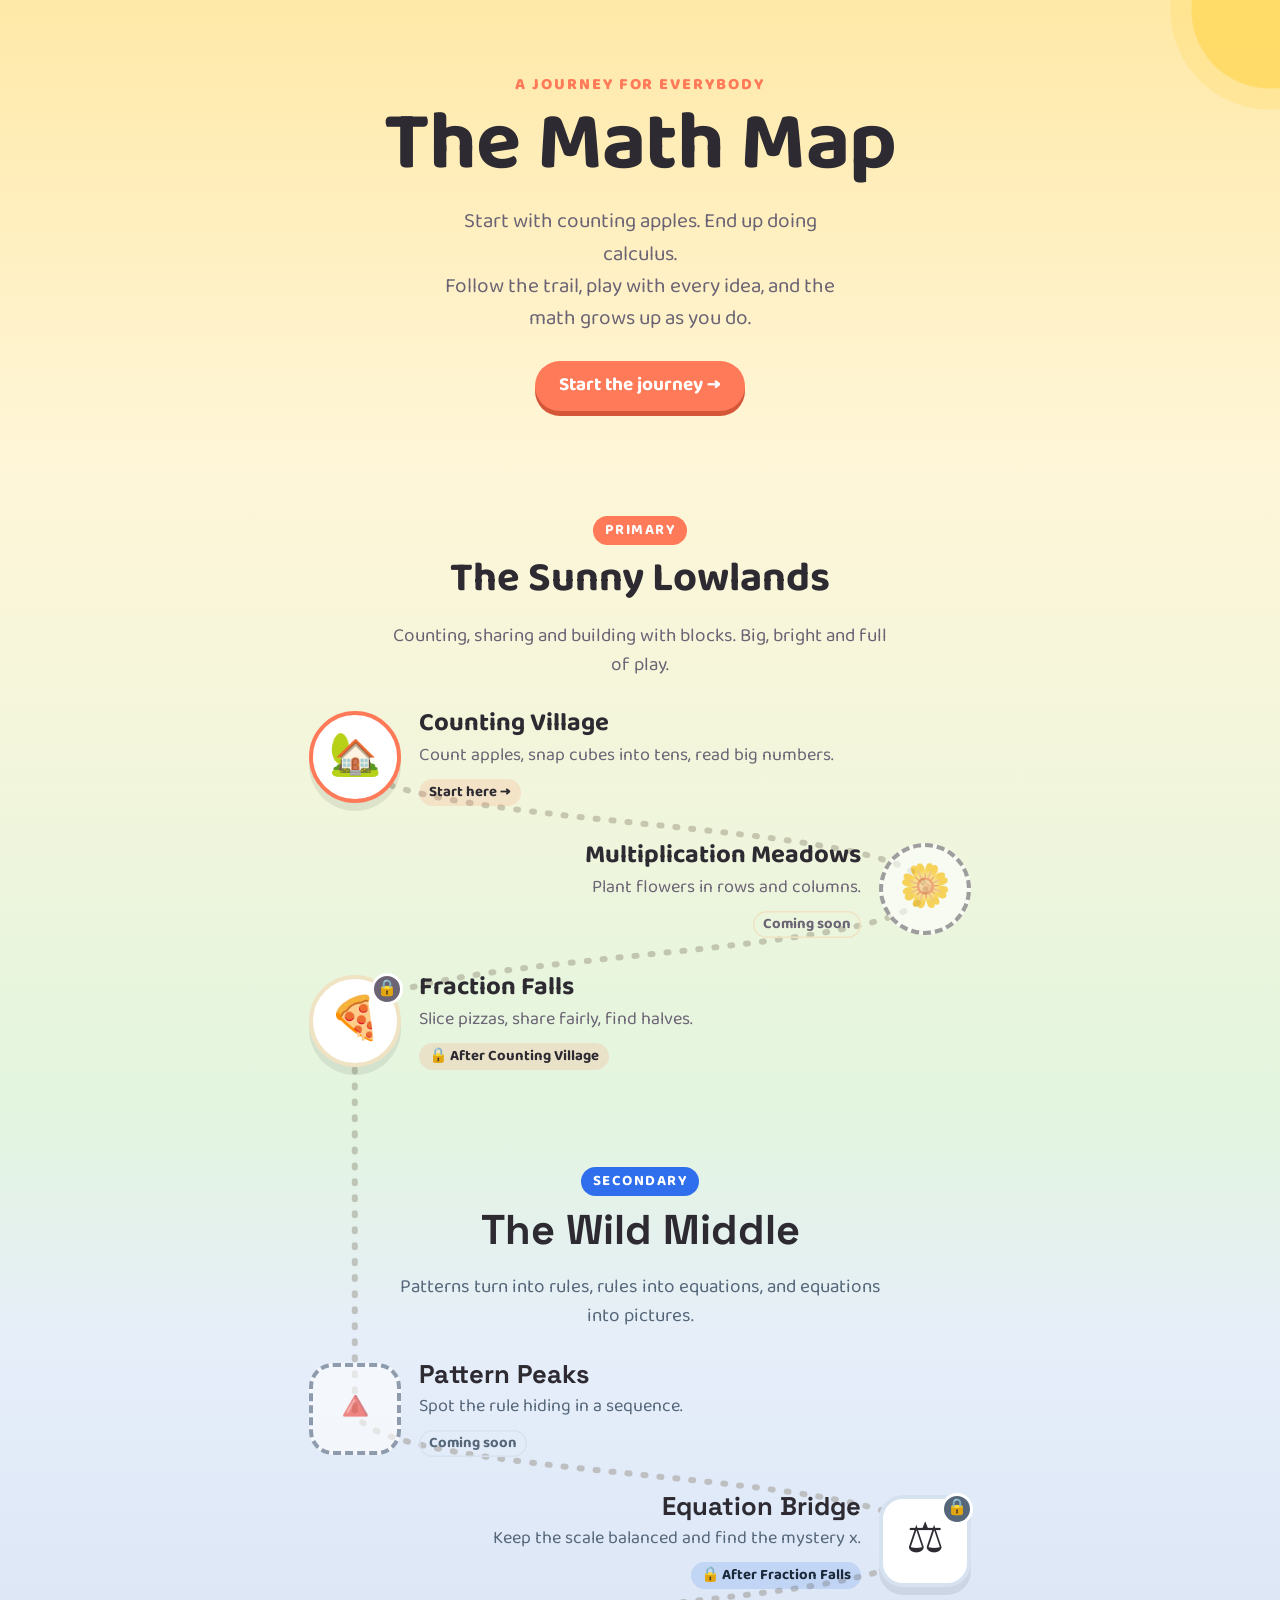
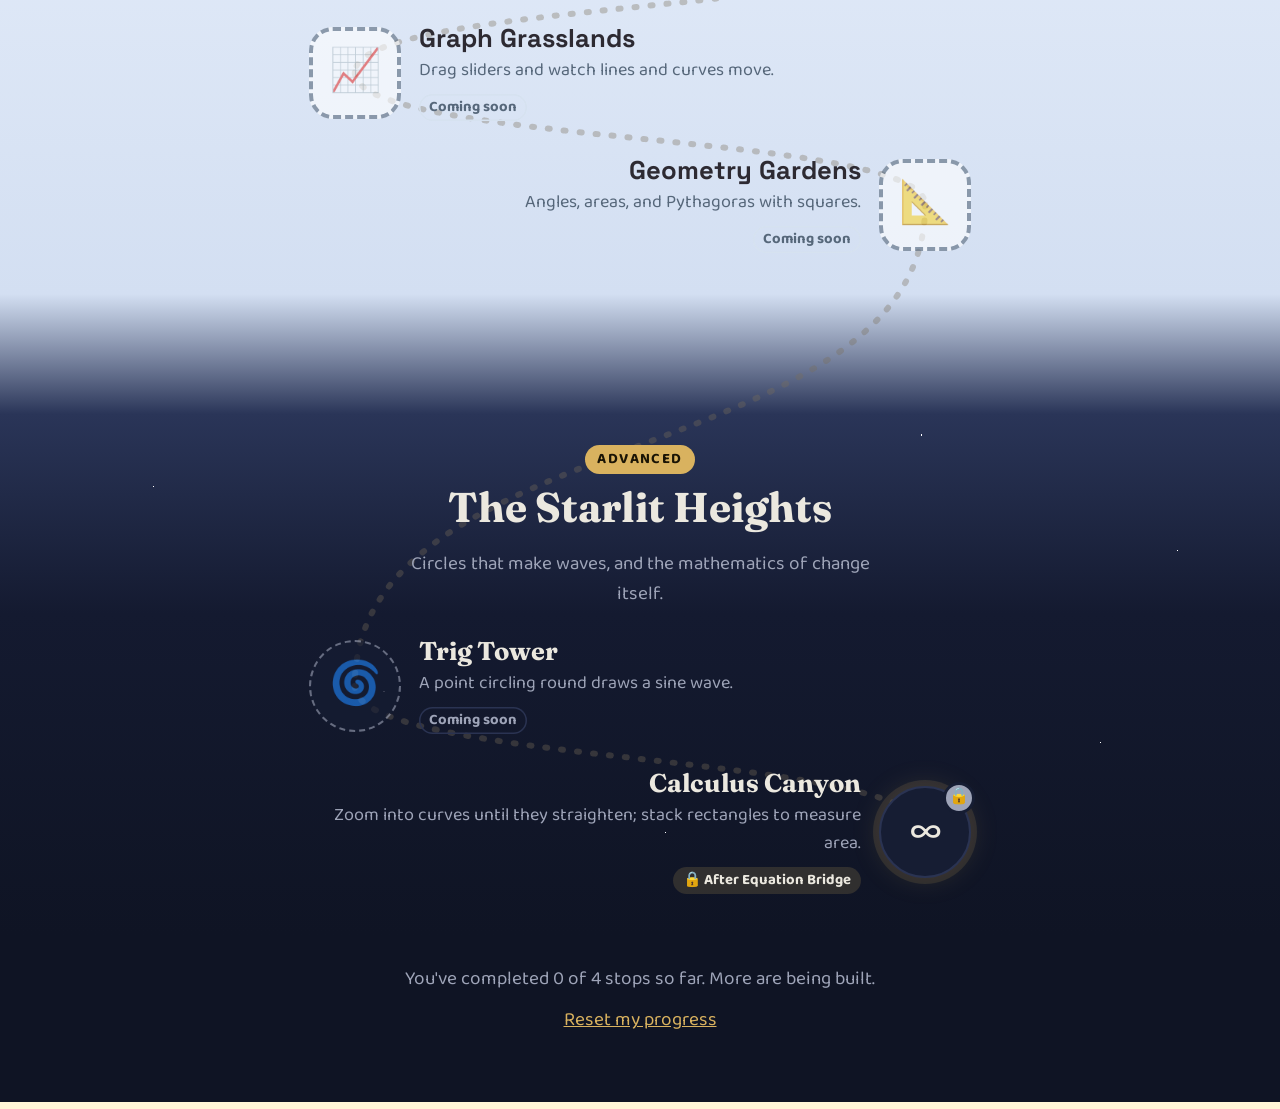
<file: index.html>
<!doctype html>
<html lang="en">
<head>
  <meta charset="utf-8">
  <meta name="viewport" content="width=device-width, initial-scale=1">
  <title>The Math Map</title>
  <meta name="description" content="A playful journey through math, from counting apples to calculus.">
  <link rel="preconnect" href="https://fonts.googleapis.com">
  <link rel="preconnect" href="https://fonts.gstatic.com" crossorigin>
  <link href="https://fonts.googleapis.com/css2?family=Baloo+2:wght@500;700;800&family=Fraunces:ital,opsz,wght@0,9..144,400;0,9..144,600;1,9..144,400&family=Inter:wght@400;600;700&family=Space+Grotesk:wght@500;700&display=swap" rel="stylesheet">
  <link rel="stylesheet" href="css/base.css">
  <link rel="stylesheet" href="css/map.css">
</head>
<body class="tier-primary map-page">

  <header class="hero">
    <div class="sun" aria-hidden="true"></div>
    <p class="hero-kicker">A journey for everybody</p>
    <h1>The Math Map</h1>
    <p class="hero-sub">Start with counting apples. End up doing calculus.<br>Follow the trail, play with every idea, and the math grows up as you do.</p>
    <a class="btn" id="continue" href="stops/counting.html">Start the journey ↓</a>
  </header>

  <main id="map" class="map">
    <svg id="trail" class="trail" aria-hidden="true"></svg>

    <section class="band tier-primary band-primary">
      <div class="band-head">
        <span class="band-tag">Primary</span>
        <h2>The Sunny Lowlands</h2>
        <p>Counting, sharing and building with blocks. Big, bright and full of play.</p>
      </div>
      <ol class="stops" data-tier="primary"></ol>
    </section>

    <section class="band tier-secondary band-secondary">
      <div class="band-head">
        <span class="band-tag">Secondary</span>
        <h2>The Wild Middle</h2>
        <p>Patterns turn into rules, rules into equations, and equations into pictures.</p>
      </div>
      <ol class="stops" data-tier="secondary"></ol>
    </section>

    <section class="band tier-advanced band-advanced">
      <div class="band-head">
        <span class="band-tag">Advanced</span>
        <h2>The Starlit Heights</h2>
        <p>Circles that make waves, and the mathematics of change itself.</p>
      </div>
      <ol class="stops" data-tier="advanced"></ol>
    </section>

    <footer class="map-foot tier-advanced">
      <p id="progressText"></p>
      <button class="link-btn" id="reset" type="button">Reset my progress</button>
    </footer>
  </main>

  <dialog id="skip" class="tier-secondary">
    <form method="dialog">
      <h3>Skip ahead?</h3>
      <p>This stop builds on the ones before it. If you already know the basics, jump right in.</p>
      <div class="controls">
        <a class="btn" id="skipGo" href="#">Take me there</a>
        <button class="btn ghost" value="cancel">Stay on the trail</button>
      </div>
    </form>
  </dialog>

  <script src="js/progress.js"></script>
  <script src="js/map.js"></script>
</body>
</html>
</file>
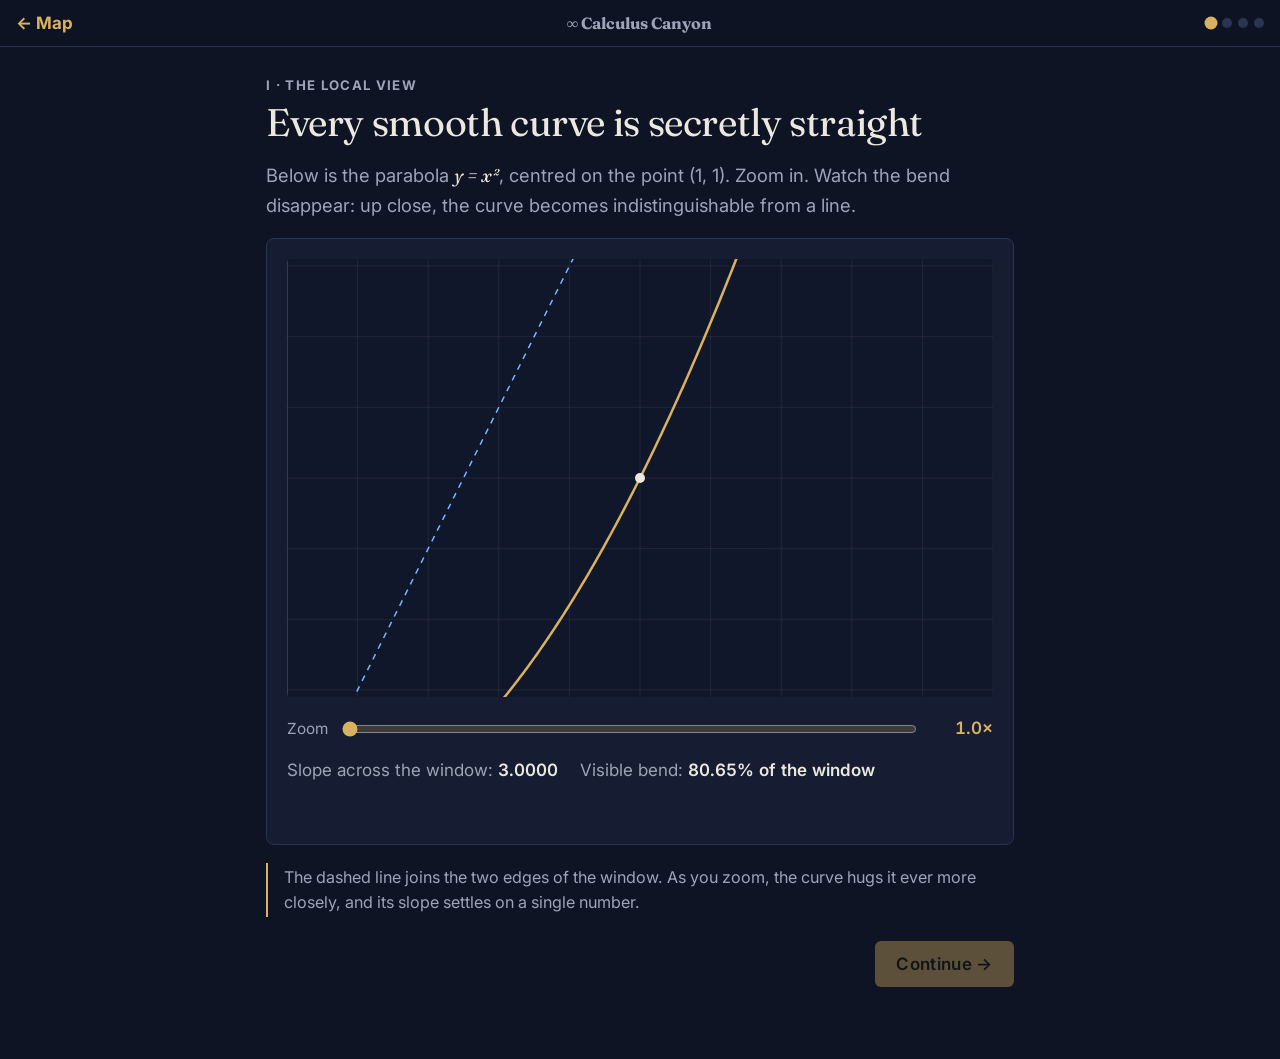
<file: stops/calculus.html>
<!doctype html>
<html lang="en">
<head>
  <meta charset="utf-8">
  <meta name="viewport" content="width=device-width, initial-scale=1">
  <title>Calculus Canyon · The Math Map</title>
  <link rel="preconnect" href="https://fonts.googleapis.com">
  <link rel="preconnect" href="https://fonts.gstatic.com" crossorigin>
  <link href="https://fonts.googleapis.com/css2?family=Fraunces:ital,opsz,wght@0,9..144,400;0,9..144,600;1,9..144,400&family=Inter:wght@400;600;700&display=swap" rel="stylesheet">
  <link rel="stylesheet" href="../css/base.css">
  <style>
    .step h2 { font-weight: 400; letter-spacing: -.01em; }
    .lead em, .m { font-family: 'Fraunces', Georgia, serif; font-style: italic; color: var(--ink); }
    .slider-row { display: grid; grid-template-columns: auto 1fr auto; align-items: center; gap: 12px; margin-top: 14px; }
    .slider-row label { color: var(--muted); font-size: .9em; }
    .slider-row output { font-variant-numeric: tabular-nums; min-width: 6ch; text-align: right; color: var(--accent); font-weight: 600; }
    .caption { font-size: .85em; color: var(--muted); margin: 8px 0 0; }
    .question { margin-top: 18px; padding-top: 16px; border-top: 1px solid var(--line); }
    .question p { margin-bottom: 6px; }
    .choice { font-family: 'Fraunces', Georgia, serif; font-style: italic; font-weight: 400; }
    .aside { border-left: 2px solid var(--accent); padding: 2px 0 2px 16px; color: var(--muted); font-size: .95em; }
    .canvas-gap { height: 12px; }
  </style>
</head>
<body class="tier-advanced">
  <header class="stop-top">
    <a class="back" href="../index.html">← Map</a>
    <span class="stop-title">∞ Calculus Canyon</span>
    <div class="dots" id="dots"></div>
  </header>

  <main class="stop">
    <section class="step" id="s1">
      <p class="step-kicker">I · The local view</p>
      <h2>Every smooth curve is secretly straight</h2>
      <p class="lead">Below is the parabola <em>y = x²</em>, centred on the point (1, 1). Zoom in. Watch the bend disappear: up close, the curve becomes indistinguishable from a line.</p>
      <div class="panel">
        <canvas id="c1" aria-label="Zoomable graph of y equals x squared"></canvas>
        <div class="slider-row">
          <label for="zoom">Zoom</label>
          <input class="range" id="zoom" type="range" min="0" max="300" value="0">
          <output id="zoomOut">1×</output>
        </div>
        <div class="readout">
          <span>Slope across the window: <b id="slope1"></b></span>
          <span>Visible bend: <b id="bend1"></b></span>
        </div>
        <p class="feedback" id="msg1"></p>
      </div>
      <p class="aside">The dashed line joins the two edges of the window. As you zoom, the curve hugs it ever more closely, and its slope settles on a single number.</p>
      <div class="step-actions"><button class="btn next" disabled>Continue →</button></div>
    </section>

    <section class="step" id="s2">
      <p class="step-kicker">II · The derivative</p>
      <h2>Slope, everywhere at once</h2>
      <p class="lead">That limiting slope is the <em>derivative</em>. Slide the point along the curve. Each slope you visit is recorded in the lower plot. Explore widely and a pattern will emerge.</p>
      <div class="panel">
        <canvas id="c2a" aria-label="Parabola with tangent line"></canvas>
        <div class="slider-row">
          <label for="aSlider"><span class="m">a</span></label>
          <input class="range" id="aSlider" type="range" min="-2.5" max="2.5" step="0.01" value="1">
          <output id="aOut">1.00</output>
        </div>
        <div class="canvas-gap"></div>
        <canvas id="c2b" aria-label="Plot of the slopes you have visited"></canvas>
        <p class="caption">Lower plot: the slope at <span class="m">a</span>, recorded as you explore.</p>
        <div class="readout"><span>Tangent slope at <span class="m">a</span>: <b id="slope2"></b></span><span>Explored: <b id="explored"></b></span></div>
        <div class="question" id="q2" hidden>
          <p>The recorded slopes fall on a straight line. What is the slope of <em>y = x²</em> at any point <span class="m">x</span>?</p>
          <div class="choices" id="q2choices"></div>
        </div>
        <p class="feedback" id="msg2"></p>
      </div>
      <div class="step-actions"><button class="btn next" disabled>Continue →</button></div>
    </section>

    <section class="step" id="s3">
      <p class="step-kicker">III · The integral</p>
      <h2>Area, by brute patience</h2>
      <p class="lead">How much area lies beneath <em>y = x²</em> between 0 and 1? No formula for a curved region, so approximate it with rectangles, then use more and thinner ones.</p>
      <div class="panel">
        <canvas id="c3" aria-label="Rectangles approximating the area under y equals x squared"></canvas>
        <div class="slider-row">
          <label for="nSlider">Rectangles</label>
          <input class="range" id="nSlider" type="range" min="1" max="200" value="4">
          <output id="nOut">4</output>
        </div>
        <div class="readout"><span>Total area of rectangles: <b id="sum3"></b></span></div>
        <div class="question" id="q3" hidden>
          <p>The total keeps creeping upward, ever more slowly. What value is it closing in on?</p>
          <div class="choices" id="q3choices"></div>
        </div>
        <p class="feedback" id="msg3"></p>
      </div>
      <div class="step-actions"><button class="btn next" disabled>Finish →</button></div>
    </section>

    <section class="step finish">
      <div class="medal">✦</div>
      <h2>You've reached the canyon floor</h2>
      <p>You have met both halves of calculus. Zooming in reveals the <em class="m">derivative</em>: the slope of x² is 2x. Slicing thinly reveals the <em class="m">integral</em>: the area under x² from 0 to 1 is ⅓.</p>
      <p>The Fundamental Theorem of Calculus says these two ideas undo each other. That's a story for a future stop.</p>
      <div class="controls center">
        <a class="btn" href="../index.html">Return to the map</a>
      </div>
    </section>
  </main>

  <script src="../js/progress.js"></script>
  <script src="../js/stop.js"></script>
  <script>
    const $ = id => document.getElementById(id);
    const css = name => getComputedStyle(document.body).getPropertyValue(name).trim();
    const f = x => x * x;

    function setup(canvas, aspect) {
      const dpr = window.devicePixelRatio || 1;
      const w = canvas.clientWidth || 600, h = Math.round(w * aspect);
      canvas.style.height = h + 'px';
      canvas.width = Math.round(w * dpr); canvas.height = Math.round(h * dpr);
      const ctx = canvas.getContext('2d');
      ctx.setTransform(dpr, 0, 0, dpr, 0, 0);
      return { ctx, w, h };
    }

    // Shared plotting helpers. view = { x0, x1, y0, y1 }.
    function plotter(canvas, aspect, view) {
      const { ctx, w, h } = setup(canvas, aspect);
      const X = x => (x - view.x0) / (view.x1 - view.x0) * w;
      const Y = y => h - (y - view.y0) / (view.y1 - view.y0) * h;
      ctx.clearRect(0, 0, w, h);
      return { ctx, w, h, X, Y };
    }

    function niceStep(span) {
      const raw = span / 6, p = Math.pow(10, Math.floor(Math.log10(raw))), m = raw / p;
      return p * (m < 1.5 ? 1 : m < 3.5 ? 2 : m < 7.5 ? 5 : 10);
    }

    function grid(P, view) {
      const { ctx, w, h, X, Y } = P;
      ctx.lineWidth = 1;
      [[view.x0, view.x1, true], [view.y0, view.y1, false]].forEach(([a, b, vertical]) => {
        const st = niceStep(b - a);
        for (let v = Math.ceil(a / st) * st; v <= b; v += st) {
          const isAxis = Math.abs(v) < st / 1e6;
          ctx.strokeStyle = isAxis ? 'rgba(235,232,223,.35)' : 'rgba(235,232,223,.07)';
          ctx.beginPath();
          if (vertical) { ctx.moveTo(X(v), 0); ctx.lineTo(X(v), h); } else { ctx.moveTo(0, Y(v)); ctx.lineTo(w, Y(v)); }
          ctx.stroke();
        }
      });
    }

    function curve(P, view, color, width = 2.5) {
      const { ctx, w, X, Y } = P;
      ctx.strokeStyle = color; ctx.lineWidth = width; ctx.beginPath();
      for (let i = 0; i <= 400; i++) {
        const x = view.x0 + (view.x1 - view.x0) * i / 400;
        i ? ctx.lineTo(X(x), Y(f(x))) : ctx.moveTo(X(x), Y(f(x)));
      }
      ctx.stroke();
    }

    function dot(P, x, y, color, r = 5) {
      P.ctx.fillStyle = color; P.ctx.beginPath(); P.ctx.arc(P.X(x), P.Y(y), r, 0, Math.PI * 2); P.ctx.fill();
    }

    // ---------- I: zoom ----------
    let unlocked1 = false;
    function draw1() {
      const z = Math.pow(10, $('zoom').value / 100);
      const c = $('c1'), aspect = 0.62;
      const hw = 1 / z, hh = hw * aspect;
      const view = { x0: 1 - hw, x1: 1 + hw, y0: 1 - hh, y1: 1 + hh };
      const P = plotter(c, aspect, view);
      grid(P, view);
      // chord across the window
      P.ctx.setLineDash([6, 6]); P.ctx.strokeStyle = css('--accent-2'); P.ctx.lineWidth = 1.5;
      P.ctx.beginPath(); P.ctx.moveTo(P.X(view.x0), P.Y(f(view.x0))); P.ctx.lineTo(P.X(view.x1), P.Y(f(view.x1))); P.ctx.stroke();
      P.ctx.setLineDash([]);
      curve(P, view, css('--accent'));
      dot(P, 1, 1, css('--ink'));

      $('zoomOut').textContent = (z < 10 ? z.toFixed(1) : Math.round(z)) + '×';
      $('slope1').textContent = ((f(1 + hw) - f(1)) / hw).toFixed(4);
      // Max gap between the parabola and the chord is hw², relative to the window's height.
      $('bend1').textContent = (100 * hw * hw / (2 * hh)).toFixed(2) + '% of the window';
      if (z >= 100 && !unlocked1) {
        unlocked1 = true;
        Stop.say($('msg1'), 'At this magnification the curve is, for all practical purposes, a straight line of slope 2.', 'good');
        Stop.unlock($('s1'));
      }
    }
    $('zoom').addEventListener('input', draw1);

    // ---------- II: tangent & derivative ----------
    const visited = new Map(); // bucket -> a
    let q2shown = false;
    function draw2() {
      const a = +$('aSlider').value;
      $('aOut').textContent = a.toFixed(2);
      $('slope2').textContent = (2 * a).toFixed(2);
      visited.set(Math.round(a * 2), a);
      visited.set('a' + a.toFixed(2), a);

      const viewA = { x0: -3, x1: 3, y0: -2, y1: 8 };
      const P = plotter($('c2a'), 0.58, viewA);
      grid(P, viewA);
      // tangent line
      P.ctx.strokeStyle = css('--accent-2'); P.ctx.lineWidth = 2;
      P.ctx.beginPath(); P.ctx.moveTo(P.X(-3), P.Y(f(a) + 2 * a * (-3 - a))); P.ctx.lineTo(P.X(3), P.Y(f(a) + 2 * a * (3 - a))); P.ctx.stroke();
      curve(P, viewA, css('--accent'));
      dot(P, a, f(a), css('--ink'), 6);

      const viewB = { x0: -3, x1: 3, y0: -6, y1: 6 };
      const Q = plotter($('c2b'), 0.42, viewB);
      grid(Q, viewB);
      visited.forEach((v, k) => { if (typeof k === 'string') dot(Q, v, 2 * v, css('--accent-3'), 3); });
      dot(Q, a, 2 * a, css('--ink'), 6);

      const buckets = [...visited.keys()].filter(k => typeof k === 'number').length;
      $('explored').textContent = `${Math.min(buckets, 7)} / 7 regions`;
      if (buckets >= 7 && !q2shown) {
        q2shown = true;
        $('q2').hidden = false;
        askChoices($('q2choices'), ['x²', '2x', 'x / 2', '2'], '2x', $('msg2'), $('s2'),
          'Exactly. The derivative of x² is 2x: at x = 3 the curve climbs 6 units per unit of run.',
          'Check it against the readout: at a = 1.5, the slope shows 3.00.');
      }
    }
    $('aSlider').addEventListener('input', draw2);

    // ---------- III: Riemann sums ----------
    let q3shown = false;
    function draw3() {
      const n = +$('nSlider').value;
      $('nOut').textContent = n;
      const view = { x0: -0.08, x1: 1.12, y0: -0.08, y1: 1.12 };
      const P = plotter($('c3'), 0.62, view);
      grid(P, view);
      let sum = 0;
      const dx = 1 / n;
      P.ctx.fillStyle = 'rgba(217,178,95,.28)';
      P.ctx.strokeStyle = 'rgba(217,178,95,.85)';
      P.ctx.lineWidth = n > 60 ? 0.5 : 1;
      for (let i = 0; i < n; i++) {
        const x = i * dx, hgt = f(x);
        sum += hgt * dx;
        const px = P.X(x), py = P.Y(hgt), pw = P.X(x + dx) - px, ph = P.Y(0) - py;
        P.ctx.fillRect(px, py, pw, ph);
        if (n <= 120) P.ctx.strokeRect(px, py, pw, ph);
      }
      curve(P, { x0: -0.05, x1: 1.1 }, css('--ink'), 2);
      $('sum3').textContent = sum.toFixed(5);
      if (n >= 40 && !q3shown) {
        q3shown = true;
        $('q3').hidden = false;
        askChoices($('q3choices'), ['1/2', '1/3', '1/4', '3/10'], '1/3', $('msg3'), $('s3'),
          'Yes: 0.3333… The area under x² from 0 to 1 is exactly ⅓. With infinitely many rectangles, the approximation becomes exact. That limit is the integral.',
          'Push the slider further and watch which digits settle.');
      }
    }
    $('nSlider').addEventListener('input', draw3);

    function askChoices(host, options, right, msgEl, section, yes, no) {
      host.innerHTML = '';
      Stop.shuffle(options).forEach(opt => {
        const b = document.createElement('button');
        b.type = 'button'; b.className = 'choice'; b.textContent = opt;
        b.addEventListener('click', () => {
          if (opt === right) {
            b.classList.add('right');
            host.querySelectorAll('button').forEach(x => x.disabled = true);
            Stop.say(msgEl, yes, 'good');
            Stop.unlock(section);
          } else {
            b.classList.remove('wrong'); void b.offsetWidth; b.classList.add('wrong');
            Stop.say(msgEl, no, 'bad');
          }
        });
        host.appendChild(b);
      });
    }

    // Canvases need a visible width, so draw when each step appears and on resize.
    $('s1').addEventListener('enter', draw1);
    $('s2').addEventListener('enter', draw2);
    $('s3').addEventListener('enter', draw3);
    let resizeTimer;
    window.addEventListener('resize', () => {
      clearTimeout(resizeTimer);
      resizeTimer = setTimeout(() => {
        const vis = document.querySelector('.step:not([hidden])');
        ({ s1: draw1, s2: draw2, s3: draw3 })[vis && vis.id]?.();
      }, 120);
    });

    Stop.init('calculus');
  </script>
</body>
</html>
</file>
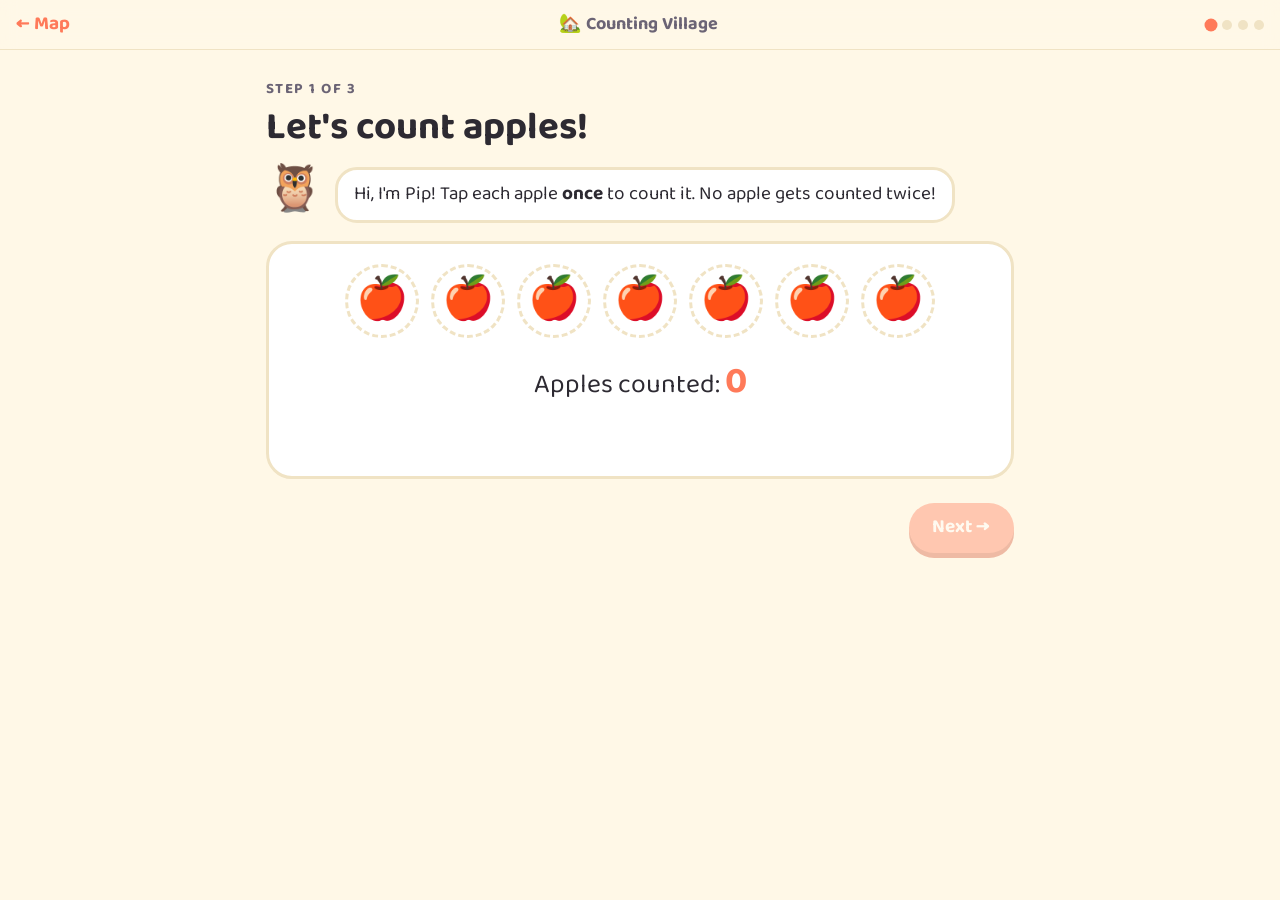
<file: stops/counting.html>
<!doctype html>
<html lang="en">
<head>
  <meta charset="utf-8">
  <meta name="viewport" content="width=device-width, initial-scale=1">
  <title>Counting Village · The Math Map</title>
  <link rel="preconnect" href="https://fonts.googleapis.com">
  <link rel="preconnect" href="https://fonts.gstatic.com" crossorigin>
  <link href="https://fonts.googleapis.com/css2?family=Baloo+2:wght@500;700;800&display=swap" rel="stylesheet">
  <link rel="stylesheet" href="../css/base.css">
  <style>
    .apples { display: flex; flex-wrap: wrap; gap: 12px; justify-content: center; }
    .apple {
      position: relative; width: 74px; height: 74px; border-radius: 50%; cursor: pointer;
      border: 3px dashed var(--line); background: #fff; font-size: 42px; display: grid; place-items: center;
      transition: transform .15s, background .15s;
    }
    .apple:hover { transform: scale(1.08) rotate(-5deg); }
    .apple.counted { border-style: solid; border-color: var(--accent-2); background: #eafaf1; }
    .apple .tag {
      position: absolute; top: -8px; right: -8px; min-width: 30px; height: 30px; border-radius: 15px;
      background: var(--accent-2); color: #fff; font-size: 17px; font-weight: 800; display: none; place-items: center;
    }
    .apple.counted .tag { display: grid; animation: pop .35s ease both; }
    .big-count { text-align: center; font-size: 1.4em; margin: 16px 0 0; }
    .big-count b { font-size: 1.4em; color: var(--accent); }

    .target { text-align: center; font-size: 1.3em; margin: 0 0 12px; }
    .target b { display: inline-block; min-width: 2.2ch; padding: 0 .3em; border-radius: 12px; background: var(--accent-3); }
    .blocks {
      display: flex; gap: 22px; align-items: flex-end; justify-content: center; flex-wrap: wrap;
      min-height: 190px; padding: 14px; border-radius: 18px; background: #fffdf6; border: 3px solid var(--line);
    }
    .blocks.small { min-height: 0; }
    .rods { display: flex; gap: 6px; flex-wrap: wrap; justify-content: center; }
    .rod { display: grid; grid-template-rows: repeat(10, 14px); gap: 2px; padding: 3px; border-radius: 6px; background: #2b6fd6; }
    .rod i { display: block; width: 16px; border-radius: 2px; background: #6aa7ff; }
    .rod.new { animation: pop .45s ease both; }
    .ones { display: grid; grid-template-columns: repeat(5, 22px); gap: 5px; align-content: end; }
    .cube { display: block; width: 22px; height: 22px; border-radius: 5px; background: #ff8a3d; box-shadow: inset 0 -4px 0 #d9661d; }
    .cube.new { animation: pop .3s ease both; }
    .empty-hint { color: var(--muted); align-self: center; }
    .numline { display: flex; justify-content: center; gap: 2px; margin-top: 14px; font-size: 68px; font-weight: 800; line-height: 1; }
    .numline .t { color: #2b6fd6; } .numline .o { color: #ff8a3d; }
    .legend { display: flex; justify-content: center; gap: 26px; font-weight: 700; color: var(--muted); }
    .legend .t::before, .legend .o::before { content: ''; display: inline-block; width: 12px; height: 12px; border-radius: 3px; margin-right: 6px; }
    .legend .t::before { background: #2b6fd6; } .legend .o::before { background: #ff8a3d; }
    .round-label { text-align: center; color: var(--muted); font-weight: 700; margin: 0 0 8px; }
  </style>
</head>
<body class="tier-primary">
  <header class="stop-top">
    <a class="back" href="../index.html">← Map</a>
    <span class="stop-title">🏡 Counting Village</span>
    <div class="dots" id="dots"></div>
  </header>

  <main class="stop">
    <!-- Step 1: one-to-one counting -->
    <section class="step" id="s1">
      <p class="step-kicker">Step 1 of 3</p>
      <h2>Let's count apples!</h2>
      <div class="mascot"><span class="face">🦉</span><p class="bubble">Hi, I'm Pip! Tap each apple <b>once</b> to count it. No apple gets counted twice!</p></div>
      <div class="panel">
        <div class="apples" id="apples"></div>
        <p class="big-count">Apples counted: <b id="appleCount">0</b></p>
        <p class="feedback" id="appleMsg"></p>
      </div>
      <div class="step-actions"><button class="btn next" disabled>Next →</button></div>
    </section>

    <!-- Step 2: grouping in tens -->
    <section class="step" id="s2">
      <p class="step-kicker">Step 2 of 3</p>
      <h2>Too many? Make tens!</h2>
      <div class="mascot"><span class="face">🦉</span><p class="bubble">Counting one by one gets slow. When you have <b>10 cubes</b>, they snap into a <b>rod</b>. One rod = 10!</p></div>
      <div class="panel">
        <p class="target">Can you make <b id="target">13</b>?</p>
        <div class="blocks" id="builder"><div class="rods" id="rods"></div><div class="ones" id="ones"></div></div>
        <div class="numline" aria-live="polite"><span class="t" id="dT">0</span><span class="o" id="dO">0</span></div>
        <div class="legend"><span class="t">tens</span><span class="o">ones</span></div>
        <div class="controls center">
          <button class="btn" id="add1" type="button">+1 cube</button>
          <button class="btn" id="add10" type="button">+1 rod</button>
          <button class="btn ghost" id="sub1" type="button">−1 cube</button>
          <button class="btn ghost" id="clear" type="button">Start over</button>
        </div>
        <p class="feedback" id="tenMsg"></p>
      </div>
      <div class="step-actions"><button class="btn next" disabled>Next →</button></div>
    </section>

    <!-- Step 3: read the number -->
    <section class="step" id="s3">
      <p class="step-kicker">Step 3 of 3</p>
      <h2>What number is this?</h2>
      <div class="mascot"><span class="face">🦉</span><p class="bubble">Count the rods first (each is 10), then add the loose cubes.</p></div>
      <div class="panel">
        <p class="round-label" id="roundLabel"></p>
        <div class="blocks small" id="quizBlocks"></div>
        <div class="choices" id="quizChoices"></div>
        <p class="feedback" id="quizMsg"></p>
      </div>
      <div class="step-actions"><button class="btn next" disabled>Finish →</button></div>
    </section>

    <section class="step finish">
      <div class="medal">🏅</div>
      <h2>Counting Village complete!</h2>
      <p>You counted carefully, grouped cubes into tens, and read big numbers like a pro. Pip is very proud of you!</p>
      <div class="controls center">
        <a class="btn" href="fractions.html">Next stop: Fraction Falls 🍕</a>
        <a class="btn ghost" href="../index.html">Back to the map</a>
      </div>
    </section>
  </main>

  <script src="../js/progress.js"></script>
  <script src="../js/stop.js"></script>
  <script>
    const $ = id => document.getElementById(id);

    // ---------- Step 1 ----------
    const TOTAL = 7;
    let counted = 0;
    for (let i = 0; i < TOTAL; i++) {
      const b = document.createElement('button');
      b.type = 'button'; b.className = 'apple'; b.setAttribute('aria-label', 'Apple');
      b.innerHTML = '<span aria-hidden="true">🍎</span><span class="tag"></span>';
      b.addEventListener('click', () => {
        if (b.classList.contains('counted')) { Stop.say($('appleMsg'), 'That one is already counted!', 'bad'); return; }
        counted++;
        b.classList.add('counted');
        b.querySelector('.tag').textContent = counted;
        $('appleCount').textContent = counted;
        if (counted === TOTAL) { Stop.say($('appleMsg'), 'You counted 7 apples! 🎉 The last number you say is how many there are.', 'good'); Stop.unlock($('s1')); }
        else Stop.say($('appleMsg'), '');
      });
      $('apples').appendChild(b);
    }

    // ---------- Step 2 ----------
    const blocksHTML = (t, o) =>
      '<div class="rods">' + ('<div class="rod">' + '<i></i>'.repeat(10) + '</div>').repeat(t) + '</div>' +
      '<div class="ones">' + '<i class="cube"></i>'.repeat(o) + '</div>';

    const targets = [13, 31, 40];
    let n = 0, ti = 0, lastTens = 0, lastOnes = 0;

    function renderBuilder() {
      const t = Math.floor(n / 10), o = n % 10;
      $('rods').innerHTML = Array.from({ length: t }, (_, i) =>
        `<div class="rod${i >= lastTens ? ' new' : ''}">${'<i></i>'.repeat(10)}</div>`).join('');
      $('ones').innerHTML = Array.from({ length: o }, (_, i) =>
        `<i class="cube${t === lastTens && i >= lastOnes ? ' new' : ''}"></i>`).join('');
      $('dT').textContent = t; $('dO').textContent = o;
      lastTens = t; lastOnes = o;
    }

    function checkTarget() {
      if (ti >= targets.length || n !== targets[ti]) return;
      const t = Math.floor(n / 10), o = n % 10;
      ti++;
      if (ti < targets.length) {
        Stop.say($('tenMsg'), `Yes! ${n} is ${t} tens and ${o} ones. Now try ${targets[ti]}!`, 'good');
        $('target').textContent = targets[ti];
      } else {
        Stop.say($('tenMsg'), `Brilliant! ${n} is ${t} rods and zero loose cubes. That zero matters!`, 'good');
        $('target').textContent = '✓';
        Stop.unlock($('s2'));
      }
    }

    $('add1').addEventListener('click', () => {
      if (n >= 99) return Stop.say($('tenMsg'), "That's as big as we go here: 99!", 'bad');
      n++;
      Stop.say($('tenMsg'), n % 10 === 0 ? 'Snap! ✨ 10 cubes made a rod.' : '');
      renderBuilder(); checkTarget();
    });
    $('add10').addEventListener('click', () => {
      if (n + 10 > 99) return Stop.say($('tenMsg'), "That's as big as we go here: 99!", 'bad');
      n += 10; Stop.say($('tenMsg'), ''); renderBuilder(); checkTarget();
    });
    $('sub1').addEventListener('click', () => {
      if (n === 0) return;
      const broke = n % 10 === 0;
      n--;
      Stop.say($('tenMsg'), broke ? 'Crack! A rod broke back into 10 cubes, and one went away.' : '');
      renderBuilder(); checkTarget();
    });
    $('clear').addEventListener('click', () => { n = 0; Stop.say($('tenMsg'), ''); renderBuilder(); });
    renderBuilder();

    // ---------- Step 3 ----------
    const rounds = [
      { t: 4, o: 7, options: [47, 74, 11] },
      { t: 2, o: 5, options: [25, 52, 7] },
      { t: 6, o: 0, options: [60, 6, 16] },
    ];
    let ri = 0;
    function showRound() {
      const r = rounds[ri];
      $('roundLabel').textContent = `Puzzle ${ri + 1} of ${rounds.length}`;
      $('quizBlocks').innerHTML = blocksHTML(r.t, r.o);
      $('quizChoices').innerHTML = '';
      Stop.shuffle(r.options).forEach(v => {
        const b = document.createElement('button');
        b.type = 'button'; b.className = 'choice'; b.textContent = v;
        b.addEventListener('click', () => {
          const right = r.t * 10 + r.o;
          if (v === right) {
            b.classList.add('right');
            $('quizChoices').querySelectorAll('button').forEach(x => x.disabled = true);
            ri++;
            if (ri < rounds.length) {
              Stop.say($('quizMsg'), `Yes! ${r.t} tens and ${r.o} ones make ${right}.`, 'good');
              setTimeout(() => { Stop.say($('quizMsg'), ''); showRound(); }, 1300);
            } else {
              Stop.say($('quizMsg'), `Yes, ${right}! You read every number. 🌟`, 'good');
              Stop.unlock($('s3'));
            }
          } else {
            b.classList.remove('wrong'); void b.offsetWidth; b.classList.add('wrong');
            Stop.say($('quizMsg'), 'Not quite. Count the rods first: each rod is 10.', 'bad');
          }
        });
        $('quizChoices').appendChild(b);
      });
    }
    showRound();

    Stop.init('counting');
  </script>
</body>
</html>
</file>
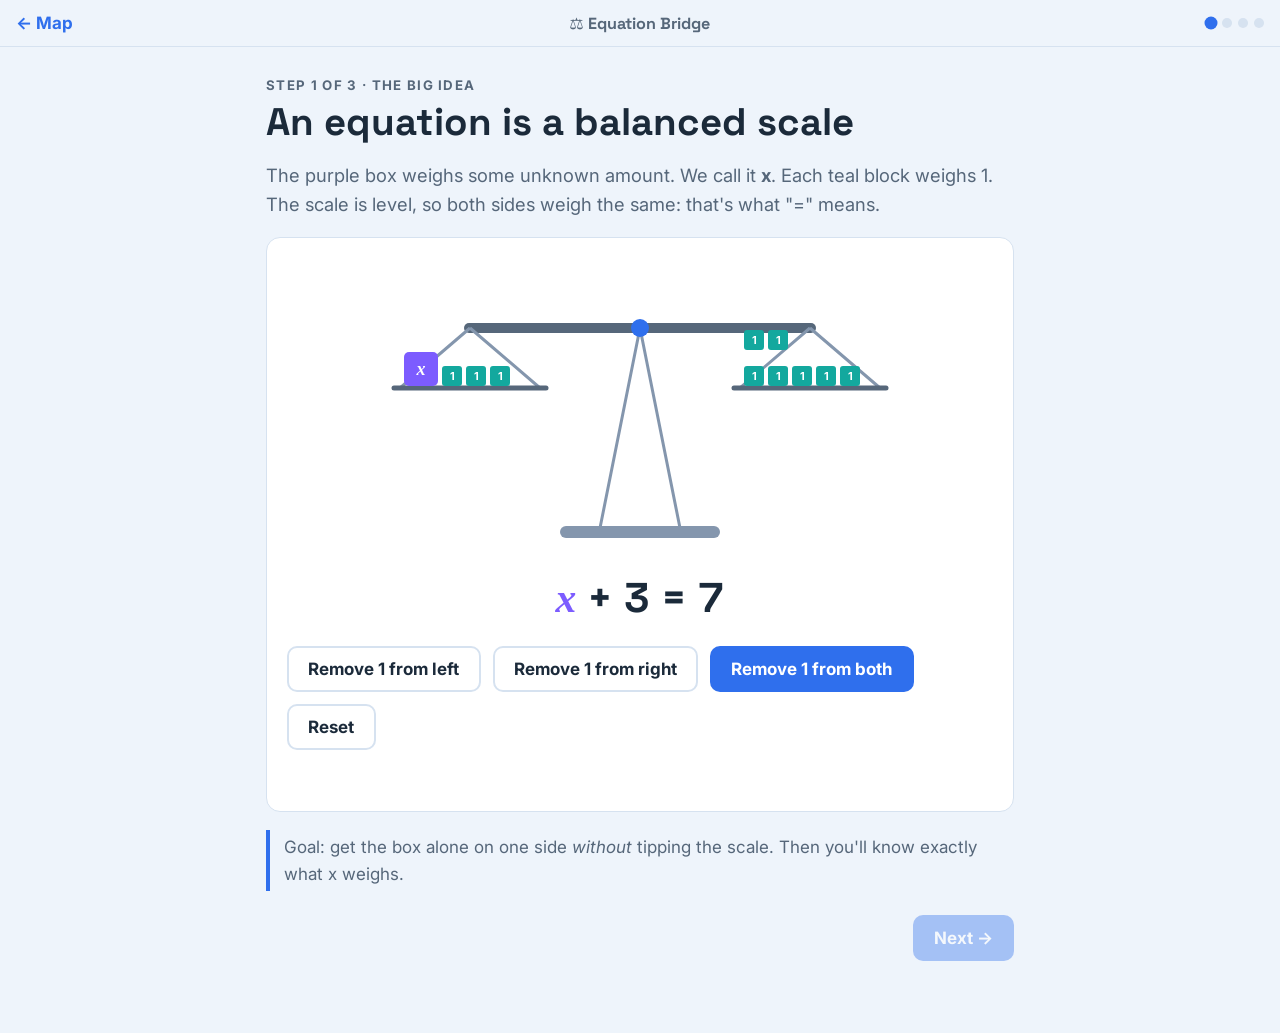
<file: stops/equations.html>
<!doctype html>
<html lang="en">
<head>
  <meta charset="utf-8">
  <meta name="viewport" content="width=device-width, initial-scale=1">
  <title>Equation Bridge · The Math Map</title>
  <link rel="preconnect" href="https://fonts.googleapis.com">
  <link rel="preconnect" href="https://fonts.gstatic.com" crossorigin>
  <link href="https://fonts.googleapis.com/css2?family=Inter:wght@400;600;700&family=Space+Grotesk:wght@500;700&display=swap" rel="stylesheet">
  <link rel="stylesheet" href="../css/base.css">
  <style>
    .scale { width: 100%; max-width: 520px; display: block; margin: 0 auto; }
    .scale .beam, .scale .pan { transition: transform .6s cubic-bezier(.3, 1.4, .5, 1); }
    .scale .metal { stroke: #8496ad; stroke-width: 3; fill: none; }
    .scale .plate { stroke: #56677a; stroke-width: 5; stroke-linecap: round; }
    .scale .xbox rect { fill: var(--accent-3); }
    .scale .xbox text { fill: #fff; font: italic 700 18px Georgia, serif; }
    .scale .unit rect { fill: var(--accent-2); }
    .scale .unit text { fill: #fff; font: 700 11px Inter, sans-serif; }
    .equation {
      text-align: center; font-family: 'Space Grotesk', sans-serif; font-weight: 700;
      font-size: clamp(1.8rem, 7vw, 2.6rem); margin: 8px 0 0; font-variant-numeric: tabular-nums;
    }
    .equation .x { color: var(--accent-3); font-family: Georgia, serif; font-style: italic; }
    .equation .neq { color: var(--bad); }
    .practice { text-align: center; }
    .practice .equation { margin-bottom: 14px; }
    .practice form { display: flex; justify-content: center; align-items: center; gap: 10px; flex-wrap: wrap; }
    .tally { color: var(--muted); font-weight: 600; margin-bottom: 4px; }
    .note { border-left: 4px solid var(--accent); padding: 4px 0 4px 14px; color: var(--muted); }
  </style>
</head>
<body class="tier-secondary">
  <header class="stop-top">
    <a class="back" href="../index.html">← Map</a>
    <span class="stop-title">⚖️ Equation Bridge</span>
    <div class="dots" id="dots"></div>
  </header>

  <main class="stop">
    <section class="step" id="s1">
      <p class="step-kicker">Step 1 of 3 · The big idea</p>
      <h2>An equation is a balanced scale</h2>
      <p class="lead">The purple box weighs some unknown amount. We call it <b>x</b>. Each teal block weighs 1. The scale is level, so both sides weigh the same: that's what "=" means.</p>
      <div class="panel">
        <div id="scale1"></div>
        <p class="equation" id="eq1" aria-live="polite"></p>
        <div class="controls">
          <button class="btn ghost" data-op="left" type="button">Remove 1 from left</button>
          <button class="btn ghost" data-op="right" type="button">Remove 1 from right</button>
          <button class="btn" data-op="both" type="button">Remove 1 from both</button>
          <button class="btn ghost" data-op="reset" type="button">Reset</button>
        </div>
        <p class="feedback" id="msg1"></p>
      </div>
      <p class="note">Goal: get the box alone on one side <i>without</i> tipping the scale. Then you'll know exactly what x weighs.</p>
      <div class="step-actions"><button class="btn next" disabled>Next →</button></div>
    </section>

    <section class="step" id="s2">
      <p class="step-kicker">Step 2 of 3 · Two moves</p>
      <h2>Now there are two boxes</h2>
      <p class="lead">Removing blocks gets you part of the way. But two boxes balancing eight blocks tells you something else: one box must balance half of them.</p>
      <div class="panel">
        <div id="scale2"></div>
        <p class="equation" id="eq2" aria-live="polite"></p>
        <div class="controls">
          <button class="btn" data-op="both" type="button">Remove 1 from both</button>
          <button class="btn" data-op="half" type="button">Halve both sides</button>
          <button class="btn ghost" data-op="reset" type="button">Reset</button>
        </div>
        <p class="feedback" id="msg2"></p>
      </div>
      <p class="note">The golden rule: <b>whatever you do to one side, do to the other.</b> Every algebra trick you'll ever learn is that rule in disguise.</p>
      <div class="step-actions"><button class="btn next" disabled>Next →</button></div>
    </section>

    <section class="step" id="s3">
      <p class="step-kicker">Step 3 of 3 · Your turn</p>
      <h2>Solve it in your head</h2>
      <p class="lead">No scale this time. Picture it: first take away the loose blocks, then split the rest evenly between the boxes.</p>
      <div class="panel practice">
        <p class="tally" id="tally"></p>
        <p class="equation" id="eq3"></p>
        <form id="answerForm" autocomplete="off">
          <label for="answer"><span class="x" style="font-family:Georgia,serif;font-style:italic;font-size:1.3em">x</span> =</label>
          <input class="answer" id="answer" type="number" inputmode="numeric" required>
          <button class="btn" type="submit">Check</button>
        </form>
        <p class="feedback" id="msg3"></p>
      </div>
      <div class="step-actions"><button class="btn next" disabled>Finish →</button></div>
    </section>

    <section class="step finish">
      <div class="medal">🌉</div>
      <h2>You crossed Equation Bridge</h2>
      <p>You've just learned the core move of algebra: keep things balanced and undo the operations one at a time. From here on, x is just a box with a question mark on it.</p>
      <p>Ahead lie the <b>Starlit Heights</b>, where the ideas get deeper and the style gets more serious.</p>
      <div class="controls center">
        <a class="btn" href="calculus.html">Next stop: Calculus Canyon ∞</a>
        <a class="btn ghost" href="../index.html">Back to the map</a>
      </div>
    </section>
  </main>

  <script src="../js/progress.js"></script>
  <script src="../js/stop.js"></script>
  <script>
    const $ = id => document.getElementById(id);

    // A balance puzzle: left side = a boxes + b blocks, right side = c blocks. Box weighs `x`.
    function makeScale(host, eqEl, msgEl, start, ops, section) {
      const PX = 260, PY = 70, L = 170;
      host.innerHTML = `
        <svg class="scale" viewBox="0 0 520 300" role="img" aria-label="Balance scale">
          <path class="metal" d="M ${PX} ${PY} L ${PX - 40} 270 M ${PX} ${PY} L ${PX + 40} 270" stroke-width="6"/>
          <rect x="${PX - 80}" y="268" width="160" height="12" rx="6" fill="#8496ad"/>
          <g class="beam" style="transform-origin:${PX}px ${PY}px">
            <rect x="${PX - L - 6}" y="${PY - 5}" width="${2 * L + 12}" height="10" rx="5" fill="#56677a"/>
          </g>
          <circle cx="${PX}" cy="${PY}" r="9" fill="#2f6fed"/>
          <g class="pan" data-side="left"></g>
          <g class="pan" data-side="right"></g>
        </svg>`;
      const beam = host.querySelector('.beam');
      const pans = { left: host.querySelector('[data-side=left]'), right: host.querySelector('[data-side=right]') };
      let s = { ...start };

      const item = (kind, x, y) => kind === 'x'
        ? `<g class="xbox"><rect x="${x}" y="${y - 34}" width="34" height="34" rx="5"/><text x="${x + 17}" y="${y - 11}" text-anchor="middle">x</text></g>`
        : `<g class="unit"><rect x="${x}" y="${y - 20}" width="20" height="20" rx="3"/><text x="${x + 10}" y="${y - 6}" text-anchor="middle">1</text></g>`;

      function panContents(list) {
        // Flow items left-to-right across the plate, stacking upward when a row fills.
        let out = '', cx = -66, row = 0;
        list.forEach(k => {
          const w = k === 'x' ? 34 : 20;
          if (cx + w > 66) { cx = -66; row++; }
          out += item(k, cx, 58 - row * 36);
          cx += w + 4;
        });
        return out;
      }

      function eqText() {
        const left = `${s.a === 1 ? '' : s.a}<span class="x">x</span>${s.b ? ' + ' + s.b : ''}`;
        const balanced = s.a * start.x + s.b === s.c;
        return { html: `${left} <span class="${balanced ? '' : 'neq'}">${balanced ? '=' : '≠'}</span> ${s.c}`, balanced };
      }

      function render() {
        const lw = s.a * start.x + s.b, rw = s.c;
        const deg = Math.max(-14, Math.min(14, (rw - lw) * 3));
        const rad = deg * Math.PI / 180;
        beam.style.transform = `rotate(${deg}deg)`;
        const ends = { left: [PX - L * Math.cos(rad), PY - L * Math.sin(rad)], right: [PX + L * Math.cos(rad), PY + L * Math.sin(rad)] };
        ['left', 'right'].forEach(side => {
          const [ex, ey] = ends[side];
          pans[side].style.transform = `translate(${ex}px, ${ey}px)`;
          const list = side === 'left' ? [...Array(s.a).fill('x'), ...Array(s.b).fill('1')] : Array(s.c).fill('1');
          pans[side].innerHTML = `<path class="metal" d="M 0 0 L -70 60 M 0 0 L 70 60"/><line class="plate" x1="-76" y1="60" x2="76" y2="60"/>` + panContents(list);
        });
        const e = eqText();
        eqEl.innerHTML = e.html;
        return e.balanced;
      }

      function apply(op) {
        if (op === 'reset') { s = { ...start }; render(); return Stop.say(msgEl, ''); }
        const result = ops[op](s);
        if (typeof result === 'string') return Stop.say(msgEl, result, 'bad');
        const balanced = render();
        if (!balanced) Stop.say(msgEl, 'The scale tipped! You changed only one side, so the sides are no longer equal. Press Reset and try again.', 'bad');
        else if (s.a === 1 && s.b === 0) { Stop.say(msgEl, `Balanced, with the box alone: x = ${s.c}. Solved!`, 'good'); Stop.unlock(section); }
        else Stop.say(msgEl, 'Still balanced. Keep going.', 'good');
      }

      section.querySelectorAll('[data-op]').forEach(b => b.addEventListener('click', () => apply(b.dataset.op)));
      render();
    }

    // ---------- Step 1: x + 3 = 7 ----------
    makeScale($('scale1'), $('eq1'), $('msg1'), { a: 1, b: 3, c: 7, x: 4 }, {
      left: s => s.b > 0 ? void s.b-- : 'There are no loose blocks left on that side.',
      right: s => s.c > 0 ? void s.c-- : 'There are no blocks left on that side.',
      both: s => (s.b > 0 && s.c > 0) ? void (s.b--, s.c--) : 'One side has no loose blocks left to remove.',
    }, $('s1'));

    // ---------- Step 2: 2x + 1 = 9 ----------
    makeScale($('scale2'), $('eq2'), $('msg2'), { a: 2, b: 1, c: 9, x: 4 }, {
      both: s => (s.b > 0 && s.c > 0) ? void (s.b--, s.c--) : 'No loose blocks left on the left side. Try something else.',
      half: s => {
        if (s.a % 2 || s.b % 2 || s.c % 2) return `Can't split that evenly: ${s.b % 2 ? 'that single loose block' : 'an odd number'} would have to be cut in half. Tidy up first.`;
        s.a /= 2; s.b /= 2; s.c /= 2;
      },
    }, $('s2'));

    // ---------- Step 3: practice ----------
    const NEEDED = 3;
    let solved = 0, prob;
    function newProblem() {
      const a = 2 + Math.floor(Math.random() * 4), x = 1 + Math.floor(Math.random() * 9), b = 1 + Math.floor(Math.random() * 9);
      prob = { a, b, x, c: a * x + b };
      $('eq3').innerHTML = `${a}<span class="x">x</span> + ${b} = ${prob.c}`;
      $('tally').textContent = `${solved} of ${NEEDED} solved`;
      $('answer').value = '';
    }
    $('answerForm').addEventListener('submit', e => {
      e.preventDefault();
      const v = Number($('answer').value);
      if (v === prob.x) {
        solved++;
        if (solved >= NEEDED) {
          $('tally').textContent = `${solved} of ${NEEDED} solved`;
          Stop.say($('msg3'), `Correct, x = ${prob.x}. Three for three. You're an algebra natural.`, 'good');
          $('answerForm').querySelectorAll('input, button').forEach(el => el.disabled = true);
          Stop.unlock($('s3'));
        } else {
          Stop.say($('msg3'), `Correct! ${prob.c} − ${prob.b} = ${prob.c - prob.b}, and ${prob.c - prob.b} ÷ ${prob.a} = ${prob.x}.`, 'good');
          newProblem();
        }
      } else {
        Stop.say($('msg3'), `Not quite. First remove the ${prob.b} loose blocks: ${prob.c} − ${prob.b} = ? Then share what's left between ${prob.a} boxes.`, 'bad');
      }
    });
    newProblem();

    Stop.init('equations');
  </script>
</body>
</html>
</file>
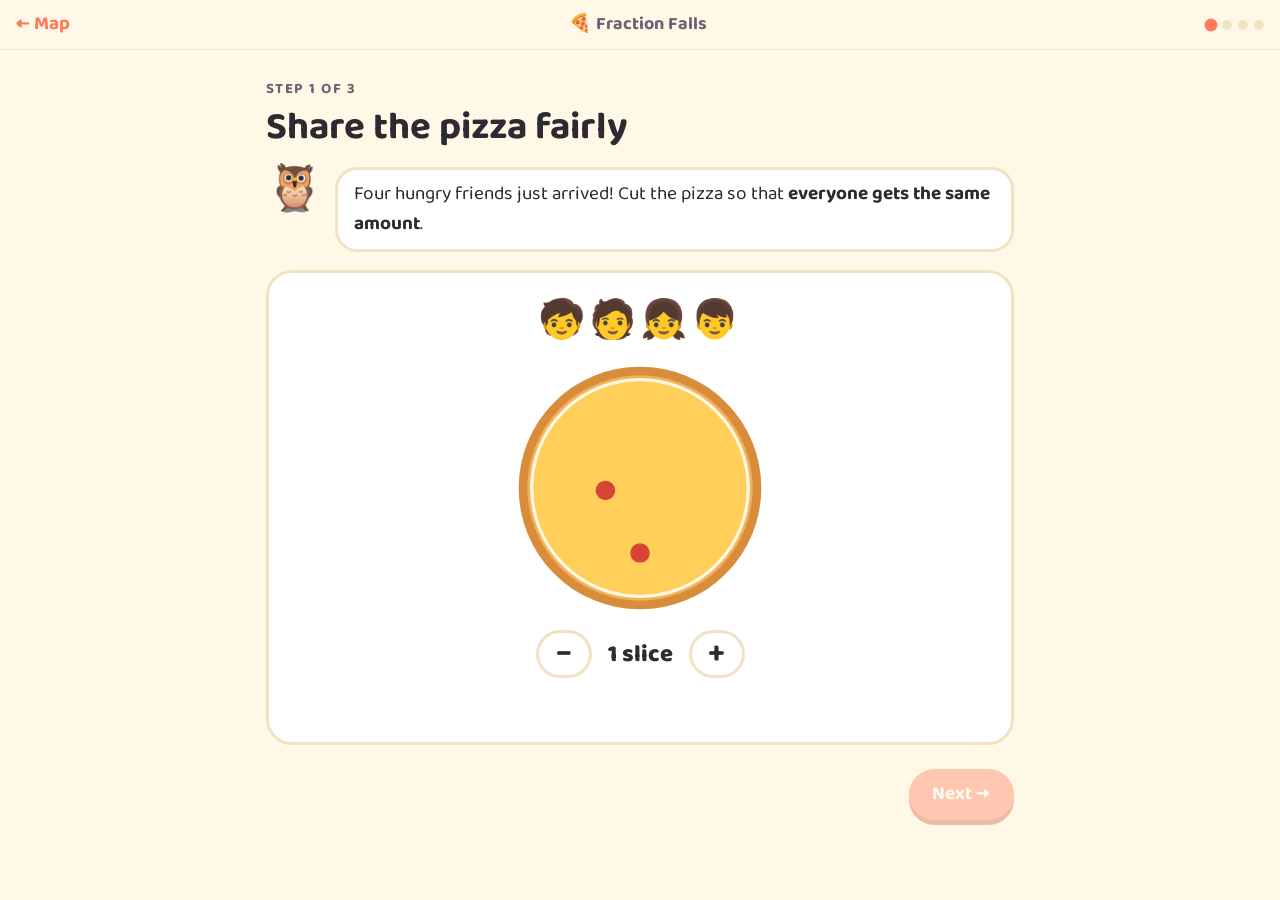
<file: stops/fractions.html>
<!doctype html>
<html lang="en">
<head>
  <meta charset="utf-8">
  <meta name="viewport" content="width=device-width, initial-scale=1">
  <title>Fraction Falls · The Math Map</title>
  <link rel="preconnect" href="https://fonts.googleapis.com">
  <link rel="preconnect" href="https://fonts.gstatic.com" crossorigin>
  <link href="https://fonts.googleapis.com/css2?family=Baloo+2:wght@500;700;800&display=swap" rel="stylesheet">
  <link rel="stylesheet" href="../css/base.css">
  <style>
    .pizza-wrap { display: flex; justify-content: center; }
    .pizza { width: min(260px, 70vw); height: auto; }
    .pizza .slice path { fill: #ffcf5a; stroke: #fff8e7; stroke-width: 3; transition: fill .2s, opacity .2s; }
    .pizza .slice .pep { fill: #d64535; }
    .pizza .slice.dim { opacity: .18; }
    .pizza .slice.eaten path { fill: transparent; stroke: #d8c3a0; stroke-dasharray: 5 5; }
    .pizza .slice.eaten .pep { display: none; }
    .pizza.clickable .slice { cursor: pointer; }
    .pizza.clickable .slice:not(.eaten):hover path { fill: #ffdd85; }
    .pizza .slice:focus-visible { outline: none; }
    .pizza .slice:focus-visible path { stroke: var(--accent-2); stroke-width: 5; }
    .friends { text-align: center; font-size: 38px; letter-spacing: 4px; margin: 0 0 6px; }
    .counter { display: flex; align-items: center; justify-content: center; gap: 16px; margin-top: 12px; font-size: 1.25em; font-weight: 800; }
    .counter .btn { min-width: 56px; font-size: 1.3em; padding: 0; }
    .eat-readout { text-align: center; font-size: 1.4em; font-weight: 700; margin: 12px 0 0; }
    .eat-readout .frac { font-size: 1.3em; color: var(--accent); }
    .vs { display: flex; flex-wrap: wrap; justify-content: center; align-items: center; gap: 14px; }
    .vs-word { font-weight: 800; color: var(--muted); font-size: 1.3em; }
    .pick {
      display: flex; flex-direction: column; align-items: center; gap: 6px; cursor: pointer;
      padding: 12px 14px; border-radius: 24px; border: 0; background: #fffdf6;
      box-shadow: inset 0 0 0 3px var(--line), 0 5px 0 var(--line); transition: transform .12s, box-shadow .15s;
    }
    .pick:hover { transform: translateY(-2px); box-shadow: inset 0 0 0 3px var(--accent), 0 5px 0 var(--line); }
    .pick .pizza { width: min(170px, 36vw); }
    .pick .frac { font-size: 1.6em; }
    .pick.right { box-shadow: inset 0 0 0 4px var(--good); }
    .pick.wrong { animation: shake .35s; box-shadow: inset 0 0 0 3px var(--bad); }
    .round-label { text-align: center; color: var(--muted); font-weight: 700; margin: 0 0 10px; }
  </style>
</head>
<body class="tier-primary">
  <header class="stop-top">
    <a class="back" href="../index.html">← Map</a>
    <span class="stop-title">🍕 Fraction Falls</span>
    <div class="dots" id="dots"></div>
  </header>

  <main class="stop">
    <section class="step" id="s1">
      <p class="step-kicker">Step 1 of 3</p>
      <h2>Share the pizza fairly</h2>
      <div class="mascot"><span class="face">🦉</span><p class="bubble">Four hungry friends just arrived! Cut the pizza so that <b>everyone gets the same amount</b>.</p></div>
      <div class="panel">
        <p class="friends" aria-label="Four friends">🧒🧑👧👦</p>
        <div class="pizza-wrap" id="cutPizza"></div>
        <div class="counter">
          <button class="btn ghost" id="fewer" type="button" aria-label="Fewer slices">−</button>
          <span id="sliceLabel" aria-live="polite">1 slice</span>
          <button class="btn ghost" id="more" type="button" aria-label="More slices">+</button>
        </div>
        <p class="feedback" id="cutMsg"></p>
      </div>
      <div class="step-actions"><button class="btn next" disabled>Next →</button></div>
    </section>

    <section class="step" id="s2">
      <p class="step-kicker">Step 2 of 3</p>
      <h2>Eat exactly half</h2>
      <div class="mascot"><span class="face">🦉</span><p class="bubble">This pizza has 8 slices. Tap slices to eat them (tap again to put one back). Can you eat <b>exactly half</b>?</p></div>
      <div class="panel">
        <div class="pizza-wrap" id="eatPizza"></div>
        <p class="eat-readout" aria-live="polite">You ate <span id="eatFrac"></span> of the pizza</p>
        <p class="feedback" id="eatMsg"></p>
      </div>
      <div class="step-actions"><button class="btn next" disabled>Next →</button></div>
    </section>

    <section class="step" id="s3">
      <p class="step-kicker">Step 3 of 3</p>
      <h2>Which piece is bigger?</h2>
      <div class="mascot"><span class="face">🦉</span><p class="bubble">Tap the pizza that gives you <b>more</b> to eat. Look carefully: more slices doesn't always mean more pizza!</p></div>
      <div class="panel">
        <p class="round-label" id="roundLabel"></p>
        <div class="vs" id="vs"></div>
        <p class="feedback" id="vsMsg"></p>
      </div>
      <div class="step-actions"><button class="btn next" disabled>Finish →</button></div>
    </section>

    <section class="step finish">
      <div class="medal">🏆</div>
      <h2>Fraction Falls complete!</h2>
      <p>You can share fairly, you know that <span class="frac"><span>4</span><span>8</span></span> is the same as <span class="frac"><span>1</span><span>2</span></span>, and you can tell which fraction is bigger. That's real fraction power!</p>
      <p>Next up, the trail climbs into the <b>Wild Middle</b>, where things get a little more grown-up.</p>
      <div class="controls center">
        <a class="btn" href="equations.html">Next stop: Equation Bridge ⚖️</a>
        <a class="btn ghost" href="../index.html">Back to the map</a>
      </div>
    </section>
  </main>

  <script src="../js/progress.js"></script>
  <script src="../js/stop.js"></script>
  <script>
    const $ = id => document.getElementById(id);
    const frac = (a, b) => `<span class="frac"><span>${a}</span><span>${b}</span></span>`;

    // Draws a pizza cut into n slices. `eaten` = Set of eaten slice indexes; `show` = number of
    // slices to highlight (the rest are faded) when picturing a fraction like 3/4.
    function pizza(n, { eaten = new Set(), show = null, clickable = false } = {}) {
      const c = 120, r = 100;
      let s = `<svg class="pizza${clickable ? ' clickable' : ''}" viewBox="0 0 240 240" role="img" aria-label="A pizza cut into ${n} equal slices">`;
      s += `<circle cx="${c}" cy="${c}" r="${r + 12}" fill="#d98c3a"/><circle cx="${c}" cy="${c}" r="${r + 4}" fill="#f2b45a"/>`;
      for (let i = 0; i < n; i++) {
        const a0 = (-90 + i * 360 / n) * Math.PI / 180, a1 = (-90 + (i + 1) * 360 / n) * Math.PI / 180;
        let d;
        if (n === 1) d = `M ${c - r} ${c} A ${r} ${r} 0 1 1 ${c + r} ${c} A ${r} ${r} 0 1 1 ${c - r} ${c} Z`;
        else d = `M ${c} ${c} L ${c + r * Math.cos(a0)} ${c + r * Math.sin(a0)} A ${r} ${r} 0 ${a1 - a0 > Math.PI ? 1 : 0} 1 ${c + r * Math.cos(a1)} ${c + r * Math.sin(a1)} Z`;
        const mid = (a0 + a1) / 2;
        const peps = [[.6, 0], [.32, .5]].map(([k, off]) => {
          const ang = n === 1 ? mid + off * 3 : mid + off * (a1 - a0) * .3;
          return `<circle class="pep" cx="${c + r * k * Math.cos(ang)}" cy="${c + r * k * Math.sin(ang)}" r="${n > 8 ? 6 : 9}"/>`;
        }).join('');
        const cls = 'slice' + (eaten.has(i) ? ' eaten' : '') + (show !== null && i >= show ? ' dim' : '');
        const extra = clickable ? ` tabindex="0" role="button" aria-label="Slice ${i + 1}${eaten.has(i) ? ', eaten' : ''}"` : '';
        s += `<g class="${cls}" data-i="${i}"${extra}><path d="${d}"/>${peps}</g>`;
      }
      return s + '</svg>';
    }

    // ---------- Step 1 ----------
    let slices = 1;
    function renderCut() {
      $('cutPizza').innerHTML = pizza(slices);
      $('sliceLabel').textContent = `${slices} slice${slices === 1 ? '' : 's'}`;
      if (slices === 4) {
        Stop.say($('cutMsg'), 'Perfect! Each friend gets 1 slice out of 4. We write that as ¼, "one quarter".', 'good');
        Stop.unlock($('s1'));
      } else if (slices % 4 === 0) {
        Stop.say($('cutMsg'), `That works too! Each friend gets ${slices / 4} slices out of ${slices}. Can you find the fewest cuts?`, 'good');
      } else if (slices > 1) {
        Stop.say($('cutMsg'), `${slices} slices can't be shared equally between 4 friends. Somebody gets left out! 😢`, 'bad');
      } else Stop.say($('cutMsg'), '');
    }
    $('more').addEventListener('click', () => { if (slices < 12) { slices++; renderCut(); } });
    $('fewer').addEventListener('click', () => { if (slices > 1) { slices--; renderCut(); } });
    renderCut();

    // ---------- Step 2 ----------
    const eaten = new Set();
    function renderEat() {
      $('eatPizza').innerHTML = pizza(8, { eaten, clickable: true });
      $('eatFrac').innerHTML = frac(eaten.size, 8);
      const k = eaten.size;
      if (k === 4) {
        Stop.say($('eatMsg'), 'Exactly half! 4 out of 8 is the same amount as 1 out of 2. So 4/8 = 1/2. 🎉', 'good');
        Stop.unlock($('s2'));
      } else if (k > 4) Stop.say($('eatMsg'), "Whoa, that's more than half! Put some back.", 'bad');
      else Stop.say($('eatMsg'), k ? 'Keep going…' : '');
    }
    function toggleSlice(g) {
      const i = +g.dataset.i;
      eaten.has(i) ? eaten.delete(i) : eaten.add(i);
      renderEat();
      const again = $('eatPizza').querySelector(`[data-i="${i}"]`);
      if (again && document.activeElement === document.body) again.focus();
    }
    $('eatPizza').addEventListener('click', e => { const g = e.target.closest('.slice'); if (g) toggleSlice(g); });
    $('eatPizza').addEventListener('keydown', e => {
      const g = e.target.closest('.slice');
      if (g && (e.key === 'Enter' || e.key === ' ')) { e.preventDefault(); toggleSlice(g); }
    });
    renderEat();

    // ---------- Step 3 ----------
    const rounds = [
      { a: [1, 2], b: [1, 4], why: 'Cutting into 2 makes bigger slices than cutting into 4.' },
      { a: [1, 3], b: [1, 6], why: 'More slices means each slice is smaller, so 1/3 beats 1/6.' },
      { a: [3, 4], b: [1, 2], why: '3/4 is more than half the pizza!' },
    ];
    let ri = 0;
    function showRound() {
      const r = rounds[ri];
      $('roundLabel').textContent = `Round ${ri + 1} of ${rounds.length}`;
      const order = Stop.shuffle([r.a, r.b]);
      $('vs').innerHTML = '';
      order.forEach((f, idx) => {
        if (idx === 1) $('vs').insertAdjacentHTML('beforeend', '<span class="vs-word">or</span>');
        const b = document.createElement('button');
        b.type = 'button'; b.className = 'pick';
        b.setAttribute('aria-label', `${f[0]} out of ${f[1]}`);
        b.innerHTML = pizza(f[1], { show: f[0] }) + frac(f[0], f[1]);
        b.addEventListener('click', () => {
          const bigger = r.a[0] / r.a[1] > r.b[0] / r.b[1] ? r.a : r.b;
          if (f === bigger) {
            b.classList.add('right');
            $('vs').querySelectorAll('button').forEach(x => x.disabled = true);
            ri++;
            Stop.say($('vsMsg'), 'Yes! ' + r.why, 'good');
            if (ri < rounds.length) setTimeout(() => { Stop.say($('vsMsg'), ''); showRound(); }, 1800);
            else Stop.unlock($('s3'));
          } else {
            b.classList.remove('wrong'); void b.offsetWidth; b.classList.add('wrong');
            Stop.say($('vsMsg'), 'Look at how much pizza is coloured in, not how many slices there are.', 'bad');
          }
        });
        $('vs').appendChild(b);
      });
    }
    showRound();

    Stop.init('fractions');
  </script>
</body>
</html>
</file>
<file: css/base.css>
/* ---------- Tier themes: the tone grows up as the math does ---------- */
.tier-primary {
  --bg: #fff8e7; --surface: #ffffff; --ink: #2d2a32; --muted: #6b6475; --line: #f0e3c4;
  --accent: #ff7a59; --accent-shadow: #d4573a; --accent-ink: #fff;
  --accent-2: #3bb37a; --accent-3: #ffcc4d;
  --good: #23935c; --bad: #d9443e; --canvas-bg: #fffdf6;
  --font-head: 'Baloo 2', 'Comic Sans MS', system-ui, sans-serif;
  --font-body: 'Baloo 2', system-ui, sans-serif;
  --radius: 26px; --btn-radius: 999px; --fs: 19px;
}
.tier-secondary {
  --bg: #eef4fb; --surface: #ffffff; --ink: #1b2a3a; --muted: #56677a; --line: #d6e2f0;
  --accent: #2f6fed; --accent-shadow: #1f4fb3; --accent-ink: #fff;
  --accent-2: #13a89e; --accent-3: #7c5cff;
  --good: #11806f; --bad: #d23f3f; --canvas-bg: #f7faff;
  --font-head: 'Space Grotesk', system-ui, sans-serif;
  --font-body: 'Inter', system-ui, sans-serif;
  --radius: 14px; --btn-radius: 10px; --fs: 17px;
}
.tier-advanced {
  --bg: #0f1424; --surface: #161d33; --ink: #ebe8df; --muted: #9ea4b8; --line: #2a3352;
  --accent: #d9b25f; --accent-shadow: #a8853d; --accent-ink: #1a1405;
  --accent-2: #7fb3ff; --accent-3: #c48cff;
  --good: #7fd6a4; --bad: #ff8a80; --canvas-bg: #11172a;
  --font-head: 'Fraunces', Georgia, serif;
  --font-body: 'Inter', system-ui, sans-serif;
  --radius: 8px; --btn-radius: 6px; --fs: 17px;
}

/* ---------- Base ---------- */
*, *::before, *::after { box-sizing: border-box; }
html { -webkit-text-size-adjust: 100%; }
body {
  margin: 0; font-family: var(--font-body); font-size: var(--fs, 17px);
  color: var(--ink); background: var(--bg); line-height: 1.55;
  -webkit-font-smoothing: antialiased;
}
h1, h2, h3 { font-family: var(--font-head); line-height: 1.15; margin: 0 0 .45em; }
p { margin: 0 0 1em; }
button { font: inherit; color: inherit; }
:focus-visible { outline: 3px solid var(--accent-2); outline-offset: 3px; }
[hidden] { display: none !important; }

.btn {
  display: inline-flex; align-items: center; justify-content: center; gap: .4em;
  min-height: 46px; padding: .55em 1.25em; border: 0; border-radius: var(--btn-radius);
  background: var(--accent); color: var(--accent-ink); font-weight: 700;
  text-decoration: none; cursor: pointer; user-select: none;
  transition: transform .12s, box-shadow .12s, opacity .15s, background .15s;
}
.btn:hover { transform: translateY(-1px); }
.btn:active { transform: translateY(1px); }
.btn:disabled { opacity: .38; cursor: not-allowed; transform: none; }
.btn.ghost { background: transparent; color: var(--ink); box-shadow: inset 0 0 0 2px var(--line); }
.btn.ghost:hover { box-shadow: inset 0 0 0 2px var(--muted); }
.tier-primary .btn { box-shadow: 0 5px 0 var(--accent-shadow); }
.tier-primary .btn:active { box-shadow: 0 2px 0 var(--accent-shadow); transform: translateY(3px); }
.tier-primary .btn:disabled { box-shadow: 0 5px 0 var(--accent-shadow); }
.tier-primary .btn.ghost { box-shadow: inset 0 0 0 3px var(--line); }
.tier-advanced .btn { font-weight: 600; letter-spacing: .02em; }
.next.ready { animation: nudge 1.4s ease-in-out 2; }

/* ---------- Stop page layout ---------- */
.stop-top {
  position: sticky; top: 0; z-index: 10;
  display: flex; align-items: center; justify-content: space-between; gap: 12px;
  padding: 10px 16px; border-bottom: 1px solid var(--line);
  background: color-mix(in srgb, var(--bg) 88%, transparent);
  backdrop-filter: blur(8px); -webkit-backdrop-filter: blur(8px);
}
.back { font-weight: 700; text-decoration: none; white-space: nowrap; color: var(--accent); }
.stop-title { font-family: var(--font-head); font-weight: 700; color: var(--muted); text-align: center; flex: 1; font-size: .95em; }
.dots { display: flex; gap: 6px; }
.dot { width: 10px; height: 10px; border-radius: 50%; background: var(--line); transition: transform .2s, background .2s; }
.dot.done { background: var(--accent-2); }
.dot.now { background: var(--accent); transform: scale(1.3); }

.stop { max-width: 780px; margin: 0 auto; padding: 28px 16px 72px; }
.step { animation: rise .45s ease both; }
.step-kicker { font-size: .78em; font-weight: 700; letter-spacing: .1em; text-transform: uppercase; color: var(--muted); margin-bottom: .3em; }
.step h2 { font-size: clamp(1.7rem, 5vw, 2.4rem); }
.lead { font-size: 1.08em; color: var(--muted); max-width: 62ch; }
.panel { background: var(--surface); border: 1px solid var(--line); border-radius: var(--radius); padding: 20px; margin: 18px 0; }
.tier-primary .panel { border-width: 3px; }
.controls { display: flex; flex-wrap: wrap; gap: 12px; margin-top: 16px; }
.controls.center { justify-content: center; }
.feedback { min-height: 1.6em; margin: 14px 0 0; font-weight: 700; }
.feedback.good { color: var(--good); }
.feedback.bad { color: var(--bad); }
.step-actions { display: flex; justify-content: flex-end; margin-top: 24px; }

.mascot { display: flex; gap: 12px; align-items: flex-start; margin: 10px 0 0; }
.mascot .face { font-size: 46px; line-height: 1; flex: none; animation: bob 3s ease-in-out infinite; }
.mascot .bubble { background: var(--surface); border: 3px solid var(--line); border-radius: 22px; padding: 10px 16px; margin: 0; }

.choices { display: flex; flex-wrap: wrap; gap: 12px; justify-content: center; margin-top: 14px; }
.choice {
  min-width: 84px; min-height: 52px; padding: .4em 1em; cursor: pointer;
  border: 0; border-radius: var(--btn-radius); background: var(--surface);
  box-shadow: inset 0 0 0 2px var(--line); font-weight: 700; font-size: 1.1em;
  transition: transform .12s, background .15s, box-shadow .15s;
}
.tier-primary .choice { box-shadow: inset 0 0 0 3px var(--line), 0 4px 0 var(--line); }
.choice:hover { box-shadow: inset 0 0 0 2px var(--accent); }
.choice.right { background: var(--good); color: #fff; box-shadow: none; }
.choice.wrong { animation: shake .35s; box-shadow: inset 0 0 0 2px var(--bad); }

.frac { display: inline-flex; flex-direction: column; align-items: center; vertical-align: middle; line-height: 1.05; font-weight: 800; margin: 0 .15em; }
.frac > span:first-child { border-bottom: .12em solid currentColor; padding: 0 .2em .05em; }
.frac > span:last-child { padding-top: .05em; }

.range { width: 100%; accent-color: var(--accent); height: 32px; }
.readout { display: flex; flex-wrap: wrap; gap: 6px 22px; margin-top: 10px; font-variant-numeric: tabular-nums; color: var(--muted); }
.readout b { color: var(--ink); font-weight: 600; }
canvas { display: block; width: 100%; border-radius: max(4px, calc(var(--radius) - 6px)); background: var(--canvas-bg); touch-action: pan-y; }

.answer {
  font: inherit; font-size: 1.2em; width: 7ch; padding: .35em .5em; text-align: center;
  border-radius: var(--btn-radius); border: 2px solid var(--line); background: var(--surface); color: var(--ink);
}

.finish { text-align: center; padding-top: 30px; }
.finish .medal { font-size: 92px; line-height: 1; animation: pop .6s ease both; }
.finish p { max-width: 52ch; margin-left: auto; margin-right: auto; }

@keyframes rise { from { opacity: 0; transform: translateY(14px); } to { opacity: 1; transform: none; } }
@keyframes pop { 0% { transform: scale(.5); opacity: 0; } 70% { transform: scale(1.12); opacity: 1; } 100% { transform: scale(1); } }
@keyframes shake { 0%,100% { transform: translateX(0); } 25% { transform: translateX(-6px); } 75% { transform: translateX(6px); } }
@keyframes bob { 0%,100% { transform: translateY(0); } 50% { transform: translateY(-5px); } }
@keyframes nudge { 0%,100% { transform: translateX(0); } 50% { transform: translateX(6px); } }

@media (prefers-reduced-motion: reduce) {
  *, *::before, *::after { animation: none !important; transition: none !important; }
}
</file>
<file: css/map.css>
.map-page { background: #fff6d8; }

/* ---------- Hero ---------- */
.hero {
  position: relative; overflow: hidden; text-align: center;
  padding: 72px 16px 48px;
  background: linear-gradient(#ffe9a8, #fff6d8);
}
.hero > :not(.sun) { position: relative; z-index: 1; }
.hero h1 { font-size: clamp(2.8rem, 11vw, 5.2rem); margin: 0 0 .15em; color: #2d2a32; letter-spacing: -.01em; }
.hero-kicker { font-weight: 800; color: var(--accent); text-transform: uppercase; letter-spacing: .12em; font-size: .85em; margin: 0; }
.hero-sub { max-width: 34ch; margin: 0 auto 26px; color: var(--muted); font-size: 1.1em; }
.sun {
  position: absolute; top: -90px; right: -90px; width: 200px; height: 200px; opacity: .85; border-radius: 50%;
  background: radial-gradient(circle, #ffd85c 0 55%, rgba(255,216,92,.35) 56% 70%, transparent 71%);
  animation: spin 40s linear infinite;
}
@keyframes spin { to { transform: rotate(360deg); } }

/* ---------- Map + trail ---------- */
.map { position: relative; }
.trail { position: absolute; inset: 0 auto auto 0; z-index: 1; pointer-events: none; overflow: visible; }
.trail .base { fill: none; stroke: rgba(120, 110, 90, .35); stroke-width: 6; stroke-linecap: round; stroke-dasharray: 2 14; }
.trail .walked { fill: none; stroke: #ffb703; stroke-width: 7; stroke-linecap: round; }

.band { position: relative; padding: 56px 16px 40px; }
.band-primary { background: linear-gradient(#fff6d8, #e3f5df); }
.band-secondary { background: linear-gradient(#e3f5df, #e6eefa 30%, #d3dff2); }
.band-advanced {
  color: var(--ink);
  background:
    radial-gradient(1.5px 1.5px at 12% 30%, #fff 50%, transparent 51%),
    radial-gradient(1px 1px at 30% 62%, #fff 50%, transparent 51%),
    radial-gradient(1.5px 1.5px at 72% 22%, #fff 50%, transparent 51%),
    radial-gradient(1px 1px at 86% 70%, #fff 50%, transparent 51%),
    radial-gradient(1px 1px at 52% 84%, #fff 50%, transparent 51%),
    radial-gradient(1.5px 1.5px at 92% 40%, #fff 50%, transparent 51%),
    linear-gradient(#d3dff2, #2a3558 120px, #141a30 320px, #0f1424);
  padding-top: 150px;
}
.band-head { position: relative; z-index: 2; max-width: 720px; margin: 0 auto 28px; text-align: center; }
.band-head h2 { font-size: clamp(1.8rem, 6vw, 2.6rem); }
.band-head p { color: var(--muted); max-width: 46ch; margin: 0 auto; }
.band-tag {
  display: inline-block; margin-bottom: 10px; padding: 3px 12px; border-radius: 999px;
  font-size: .78em; font-weight: 700; letter-spacing: .1em; text-transform: uppercase;
  background: var(--accent); color: var(--accent-ink);
}

.stops { list-style: none; margin: 0 auto; padding: 0; max-width: 720px; display: grid; gap: 34px; }
.stop-row {
  position: relative; z-index: 2;
  display: flex; align-items: center; gap: 18px; padding: 0 4%;
}
.stop-row:nth-child(even) { flex-direction: row-reverse; text-align: right; }

.node {
  flex: none; position: relative; display: grid; place-items: center;
  width: 92px; height: 92px; border-radius: 50%;
  background: var(--surface); border: 4px solid var(--accent);
  text-decoration: none; color: inherit;
  box-shadow: 0 8px 0 rgba(0,0,0,.08);
  transition: transform .18s;
}
.tier-secondary .node { border-radius: 24px; }
.tier-advanced .node { border-width: 2px; box-shadow: 0 0 0 6px rgba(217,178,95,.12), 0 0 30px rgba(217,178,95,.15); }
a.node:hover { transform: scale(1.07) rotate(-3deg); }
.node .icon { font-size: 42px; line-height: 1; }
.badge {
  position: absolute; top: -6px; right: -6px; width: 32px; height: 32px; border-radius: 50%;
  display: grid; place-items: center; font-size: 16px; font-weight: 800;
  background: var(--accent-2); color: #fff; border: 3px solid var(--surface);
}
.stop-row.open .node { animation: glow 2.2s ease-in-out infinite; }
.stop-row.locked .node { border-color: var(--line); }
.stop-row.locked .badge { background: var(--muted); }
.stop-row.soon .node { border-style: dashed; border-color: var(--muted); opacity: .6; box-shadow: none; }

.label h3 { font-size: 1.35em; margin: 0 0 .15em; }
.label p { margin: 0 0 .4em; color: var(--muted); font-size: .95em; }
.chip {
  display: inline-block; padding: 2px 10px; border-radius: 999px; font-size: .78em; font-weight: 700;
  background: color-mix(in srgb, var(--accent) 16%, transparent); color: var(--ink);
}
.stop-row.done .chip { background: color-mix(in srgb, var(--accent-2) 22%, transparent); }
.stop-row.soon .chip { background: transparent; box-shadow: inset 0 0 0 1.5px var(--line); color: var(--muted); }
.label a { color: inherit; text-decoration: none; }

@keyframes glow {
  0%,100% { box-shadow: 0 0 0 0 color-mix(in srgb, var(--accent) 45%, transparent), 0 8px 0 rgba(0,0,0,.08); }
  50% { box-shadow: 0 0 0 14px color-mix(in srgb, var(--accent) 0%, transparent), 0 8px 0 rgba(0,0,0,.08); }
}

/* ---------- Footer & dialog ---------- */
.map-foot { position: relative; z-index: 2; text-align: center; padding: 30px 16px 60px; color: var(--muted); background: #0f1424; }
.map-foot p { margin: 0 0 6px; }
.link-btn { background: none; border: 0; color: var(--accent); text-decoration: underline; cursor: pointer; padding: 6px; }

dialog {
  border: 0; border-radius: 16px; padding: 24px; max-width: min(420px, calc(100vw - 32px));
  background: var(--surface); color: var(--ink); box-shadow: 0 30px 80px rgba(0,0,0,.3);
}
dialog::backdrop { background: rgba(15, 20, 36, .45); }
dialog p { color: var(--muted); }

@media (max-width: 480px) {
  .node { width: 76px; height: 76px; }
  .node .icon { font-size: 34px; }
  .label h3 { font-size: 1.15em; }
  .stops { gap: 28px; }
}
</file>
